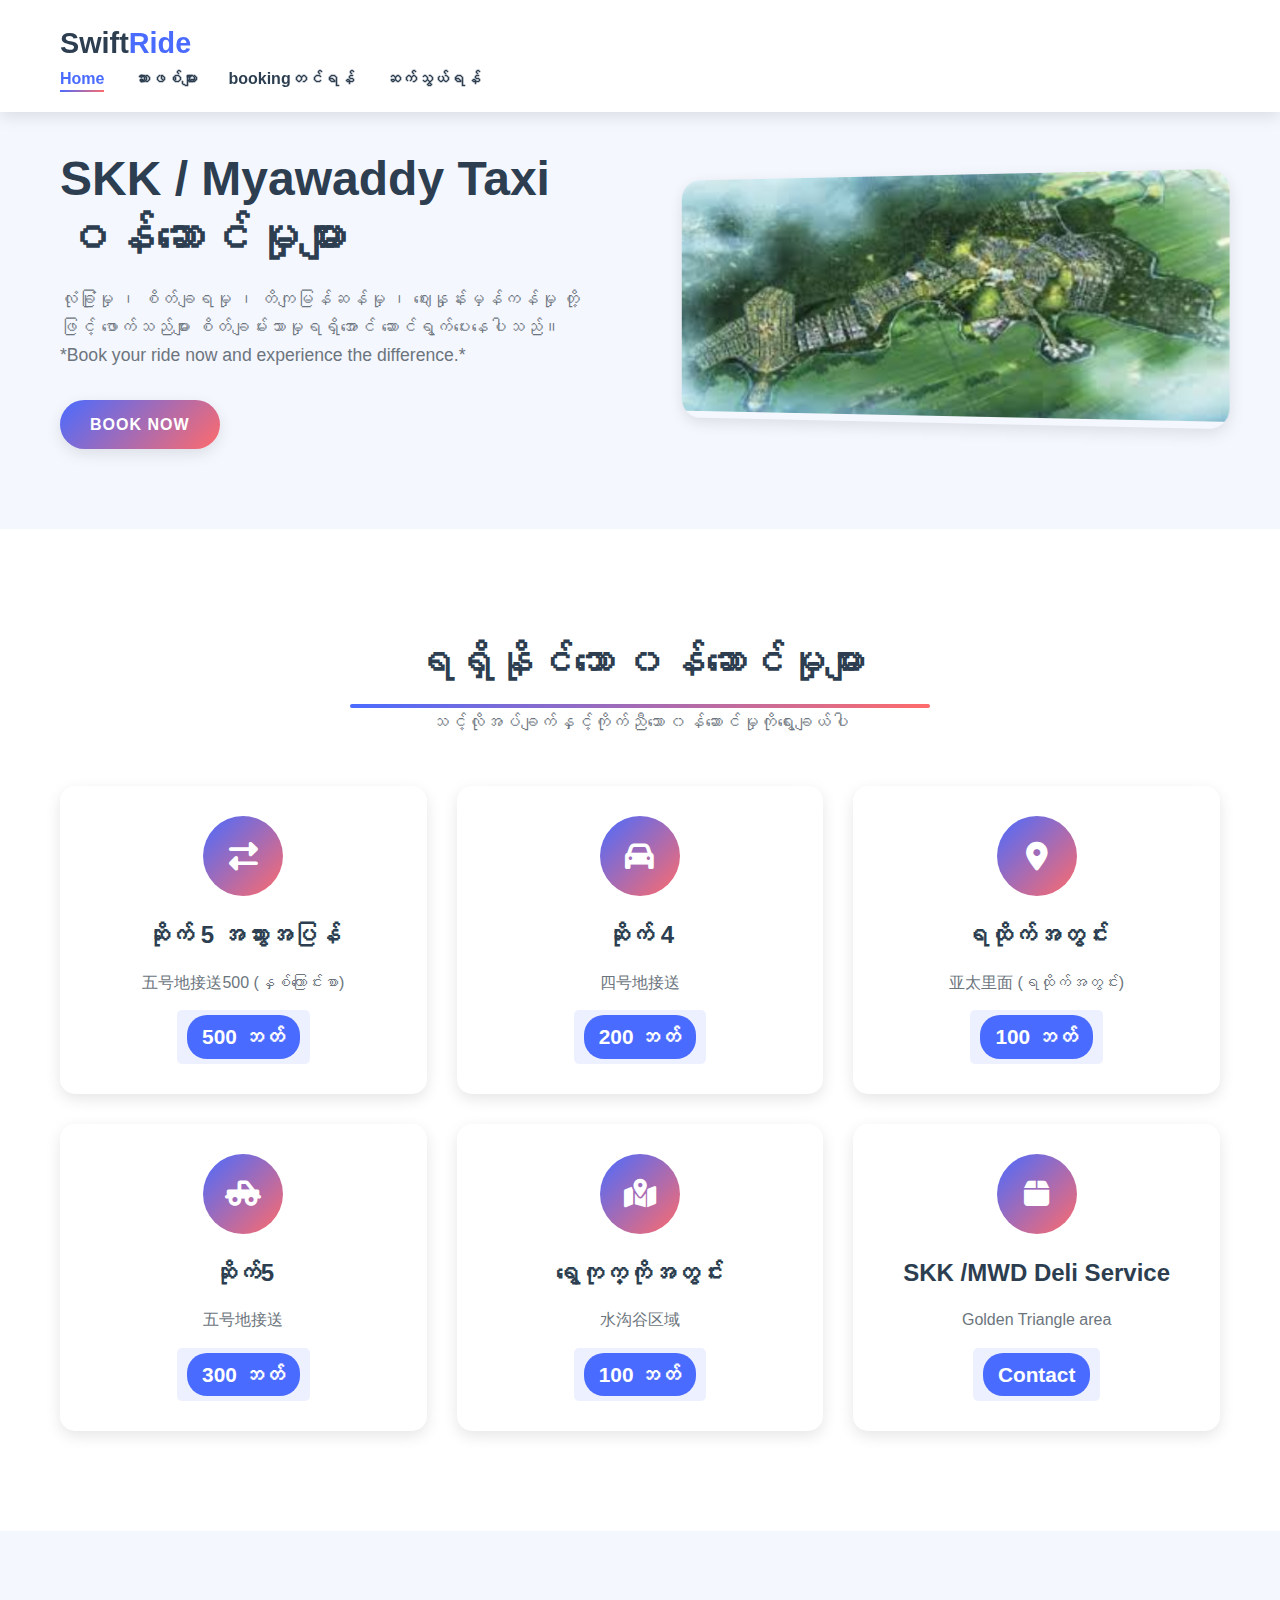
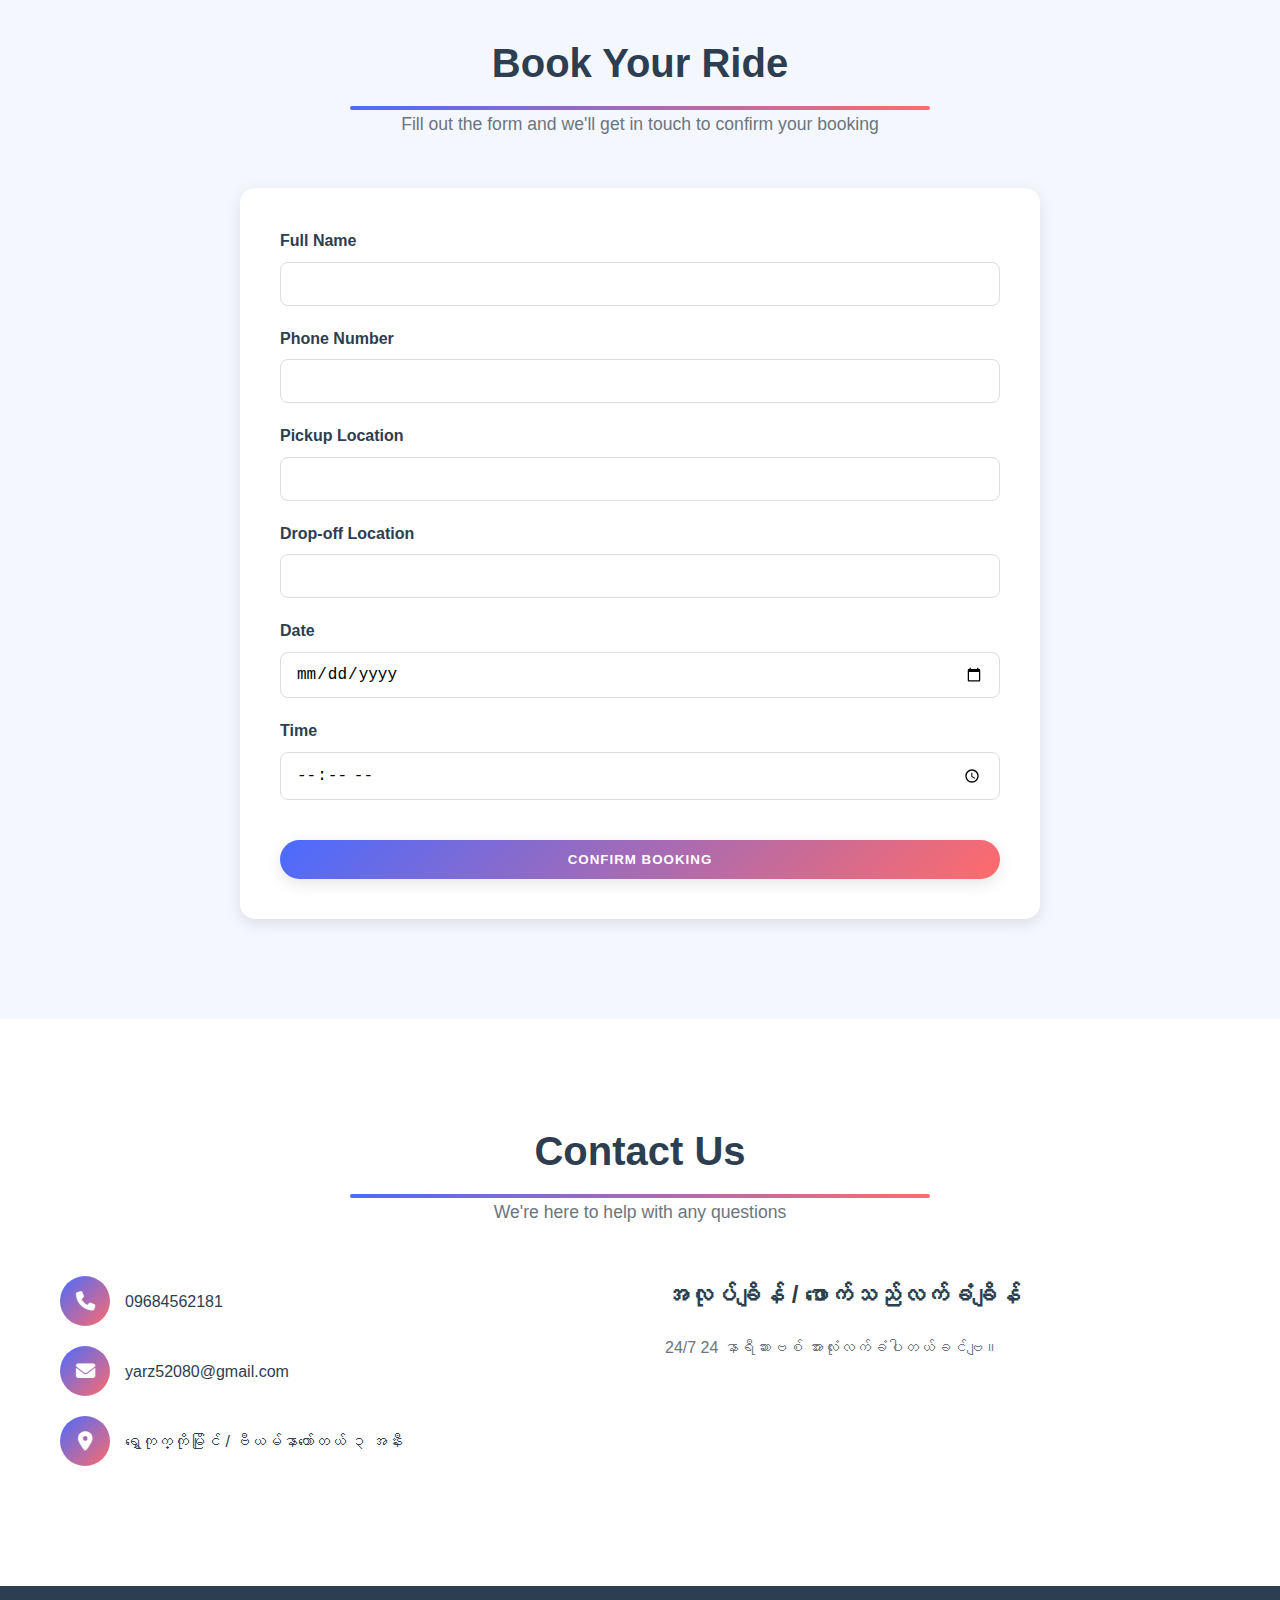
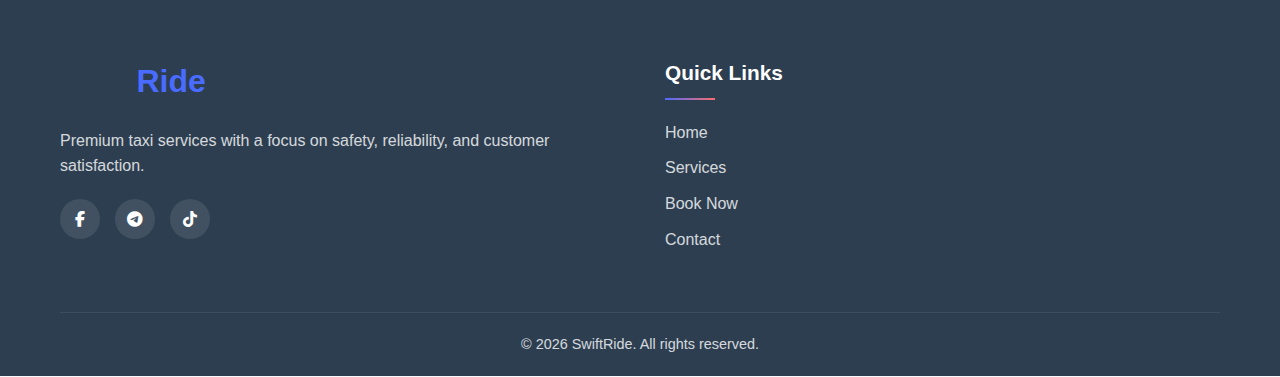
<file: index.html>
<!DOCTYPE html>
<html lang="en">
<head>
    <meta charset="UTF-8">
    <meta name="viewport" content="width=device-width, initial-scale=1.0">
    <title>SwiftRide | Premium Taxi Services</title>
    <link rel="stylesheet" href="public/style.css">
    <link rel="stylesheet" href="https://cdnjs.cloudflare.com/ajax/libs/font-awesome/6.4.0/css/all.min.css">
</head>
<body>
    <!-- Navigation -->
    <header class="header">
        <div class="container">
            <a href="#" class="logo">Swift<span>Ride</span></a>
            
            <nav class="navbar">
                <ul class="nav-list">
                    <li><a href="#home" class="nav-link active">Home</a></li>
                    <li><a href="#services" class="nav-link">ဆားဖစ်များ </a></li>
                    <li><a href="#book" class="nav-link">bookingတင်ရန်</a></li>
                    <li><a href="#contact" class="nav-link">ဆက်သွယ်ရန်</a></li>
                </ul>
            </nav>
            
            <div class="hamburger">
                <div class="bar"></div>
                <div class="bar"></div>
                <div class="bar"></div>
            </div>
        </div>
    </header>

    <!-- Hero Section -->
    <section class="hero" id="home">
        <div class="container">
            <div class="hero-content">
                <h1>SKK / Myawaddy Taxi ဝန်ဆောင်မှုများ</h1>
                <p>လုံခြုံမှု ၊ စိတ်ချရမှု ၊ တိကျမြန်ဆန်မှု ၊ ဈေးနှုန်းမှန်ကန်မှု တို့ဖြင့် ဖောက်သည်များ စိတ်ချမ်းသာမှုရရှိအောင် ဆောင်ရွက်ပေးနေပါသည်။ <br>*Book your ride now and experience the difference.*</p>
                <a href="#book" class="btn">Book Now</a>
            </div>
            <div class="hero-image">
                <img src="public/download.jpg" alt="Taxi">
            </div>
        </div>
    </section>

    <!-- Services Section -->
<section class="services" id="services">
    <div class="container">
        <h2 class="section-title">ရရှိနိုင်သော ၀န်ဆောင်မှုများ</h2>
        <p class="section-subtitle">သင့်လိုအပ်ချက်နှင့်ကိုက်ညီသော ၀န်ဆောင်မှုကိုရွေးချယ်ပါ</p>
        
        <div class="services-grid">
            <div class="service-card">
                <div class="service-icon">
                    <i class="fas fa-exchange-alt"></i>
                </div>
                <h3>ဆိုက် 5 အသွားအပြန်</h3>
                <p>五号地接送500 (နှစ်ကြောင်းစာ)</p>
                <div class="service-price">
                    <a href="">500 ဘတ်</a>
                </div>
            </div>
            
            <div class="service-card">
                <div class="service-icon">
                    <i class="fas fa-car"></i>
                </div>
                <h3>ဆိုက် 4</h3>
                <p>四号地接送</p>
                <div class="service-price"><a href="">200 ဘတ်</a></div>
            </div>

            <div class="service-card">
                <div class="service-icon">
                    <i class="fas fa-map-marker-alt"></i>
                </div>
                <h3>ရထိုက်အတွင်း</h3>
                <p>亚太里面 (ရထိုက်အတွင်း)</p>
                <div class="service-price"><a href="">100 ဘတ်</a></div>
            </div>
            
            
            <div class="service-card">
                <div class="service-icon">
                    <i class="fas fa-truck-pickup"></i>
                </div>
                <h3>ဆိုက်5</h3>
                <p>五号地接送</p>
                <div class="service-price"><a href="">300 ဘတ်</a></div>
            </div>
            
            <div class="service-card">
                <div class="service-icon">
                    <i class="fas fa-map-marked-alt"></i>
                </div>
                <h3>ရွေကုက္ကိုအတွင်း</h3>
                <p>水沟谷区域</p>
                <div class="service-price"><a href="">100 ဘတ်</a></div>
            </div>

            <div class="service-card">
                <div class="service-icon">
                    <i class="fa-solid fa-box"></i>
                </div>
                <h3>SKK /MWD Deli Service</h3>
                <p>Golden Triangle area</p>
                <div class="service-price"><a href="">Contact</a></div>
            </div>
        </div>
    </div>
</section>

    <!-- Booking Section -->
    <section class="booking" id="book">
        <div class="container">
            <h2 class="section-title">Book Your Ride</h2>
            <p class="section-subtitle">Fill out the form and we'll get in touch to confirm your booking</p>
            
            <form id="booking-form" class="booking-form">
                <div class="form-group">
                    <label for="name">Full Name</label>
                    <input type="text" id="name" name="name" required>
                </div>
                
                <div class="form-group">
                    <label for="phone">Phone Number</label>
                    <input type="tel" id="phone" name="phone" required>
                </div>
                
                <div class="form-group">
                    <label for="pickup">Pickup Location</label>
                    <input type="text" id="pickup" name="pickup" required>
                </div>
                
                <div class="form-group">
                    <label for="dropoff">Drop-off Location</label>
                    <input type="text" id="dropoff" name="dropoff" required>
                </div>
                
                <div class="form-group">
                    <label for="date">Date</label>
                    <input type="date" id="date" name="date" required>
                </div>
                
                <div class="form-group">
                    <label for="time">Time</label>
                    <input type="time" id="time" name="time" required>
                </div>
                
                <button type="submit" class="btn btn-submit">Confirm Booking</button>
            </form>
        </div>
    </section>

    <!-- Contact Section -->
    <section class="contact" id="contact">
        <div class="container">
            <h2 class="section-title">Contact Us</h2>
            <p class="section-subtitle">We're here to help with any questions</p>
            
            <div class="contact-grid">
                <div class="contact-info">
                    <div class="contact-item">
                        <i class="fas fa-phone"></i>
                        <p>09684562181</p>
                    </div>
                    <div class="contact-item">
                        <i class="fas fa-envelope"></i>
                        <p>yarz52080@gmail.com</p>
                    </div>
                    <div class="contact-item">
                        <i class="fas fa-map-marker-alt"></i>
                        <p>ရွှေကုက္ကိုမြိုင် / ဗီယမ်နာဟော်တယ် ၃ အနီး</p>
                    </div>
                </div>
                
                <div class="contact-hours">
                    <h3>အလုပ်ချိန် / ဖောက်သည်လက်ခံချိန် </h3>
                    <p>24/7 24 နာရီဆားဗစ် အားလုံးလက်ခံပါတယ်ခင်ဗျ။</p>
                </div>
            </div>
        </div>
    </section>

    <!-- Footer -->
    <footer class="footer">
        <div class="container">
            <div class="footer-content">
                <div class="footer-about">
                    <a href="#" class="logo">Swift<span>Ride</span></a>
                    <p>Premium taxi services with a focus on safety, reliability, and customer satisfaction.</p>
                    <div class="social-links">
                        <a href="#"><i class="fab fa-facebook-f"></i></a>
                        <a href="#"><i class="fab fa-telegram"></i></a>
                        <a href="#"><i class="fab fa-tiktok"></i></a>
                    </div>
                </div>
                
                <div class="footer-links">
                    <h3>Quick Links</h3>
                    <ul>
                        <li><a href="#home">Home</a></li>
                        <li><a href="#services">Services</a></li>
                        <li><a href="#book">Book Now</a></li>
                        <li><a href="#contact">Contact</a></li>
                    </ul>
                </div>
            </div>
            
            <div class="footer-bottom">
                <p>&copy; <span id="year"></span> SwiftRide. All rights reserved.</p>
            </div>
        </div>
    </footer>

    <script src="public/script.js"></script>
</body>
</html>
</file>
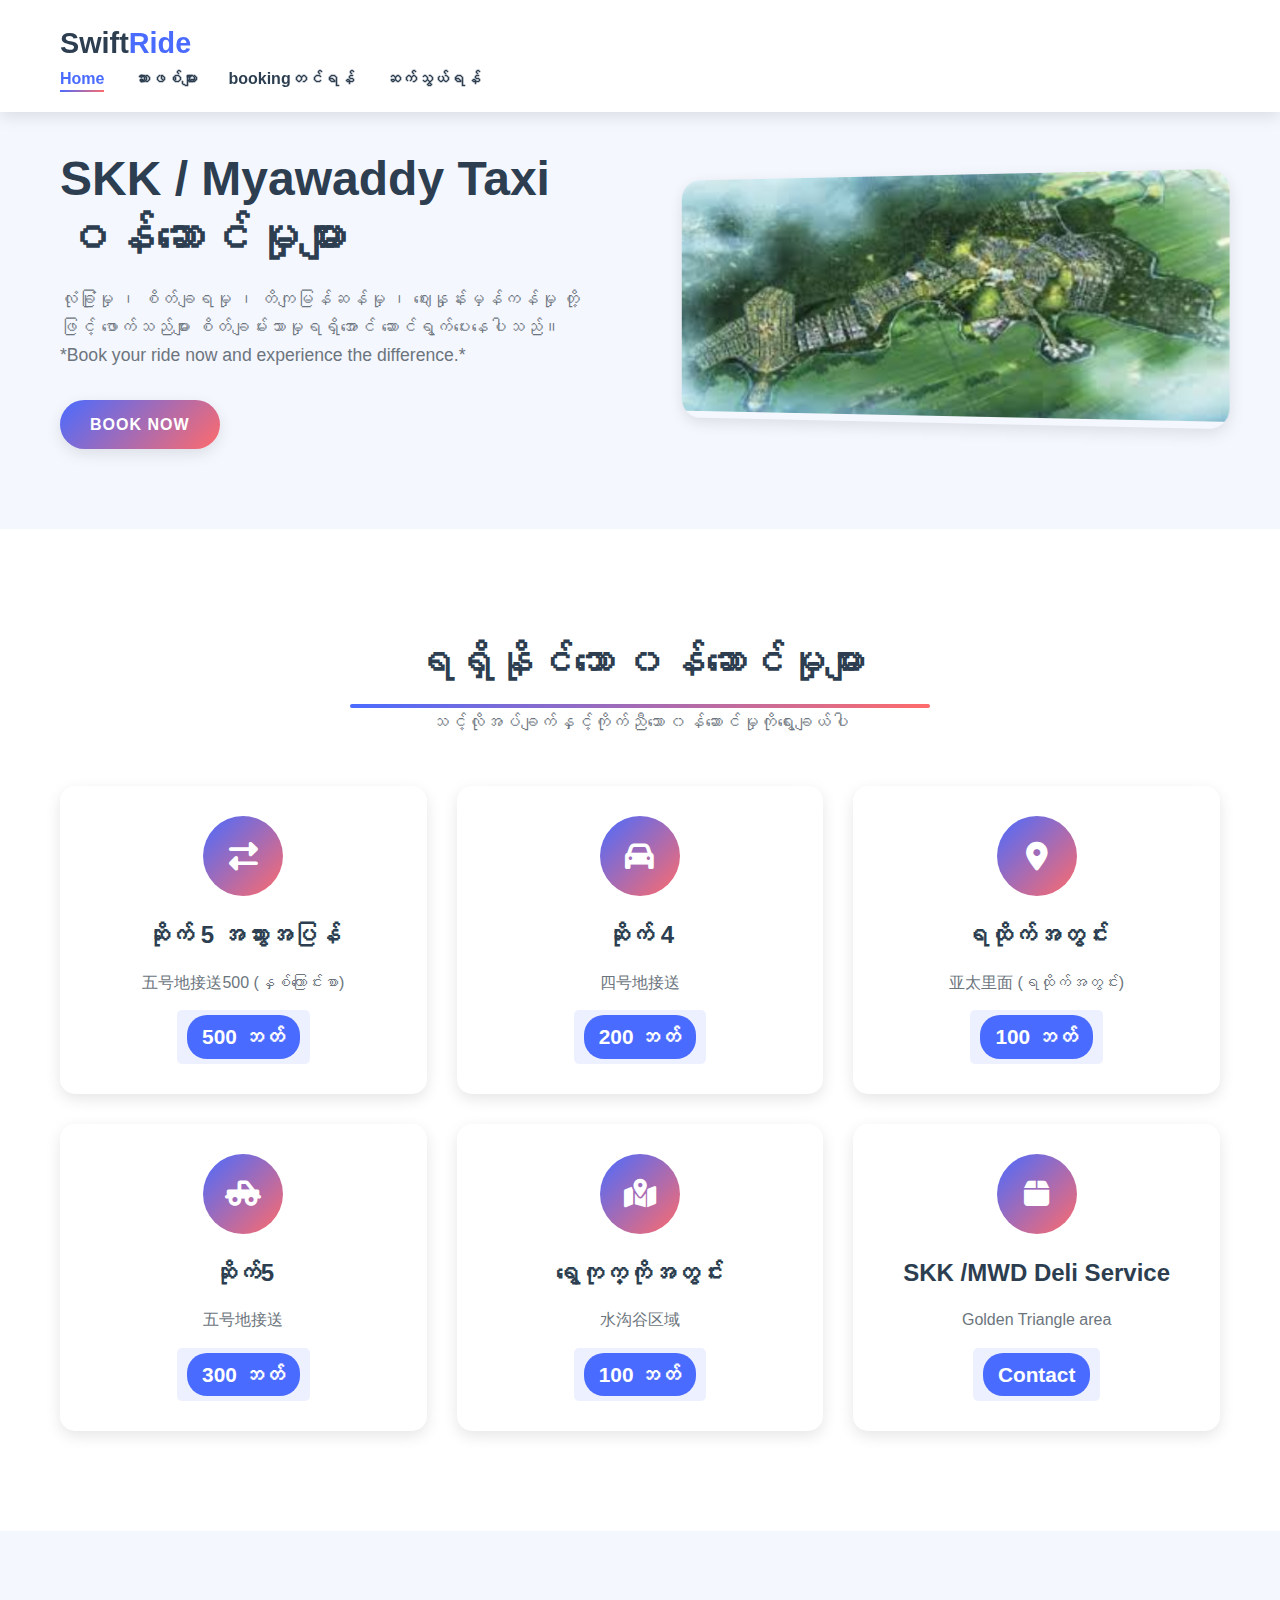
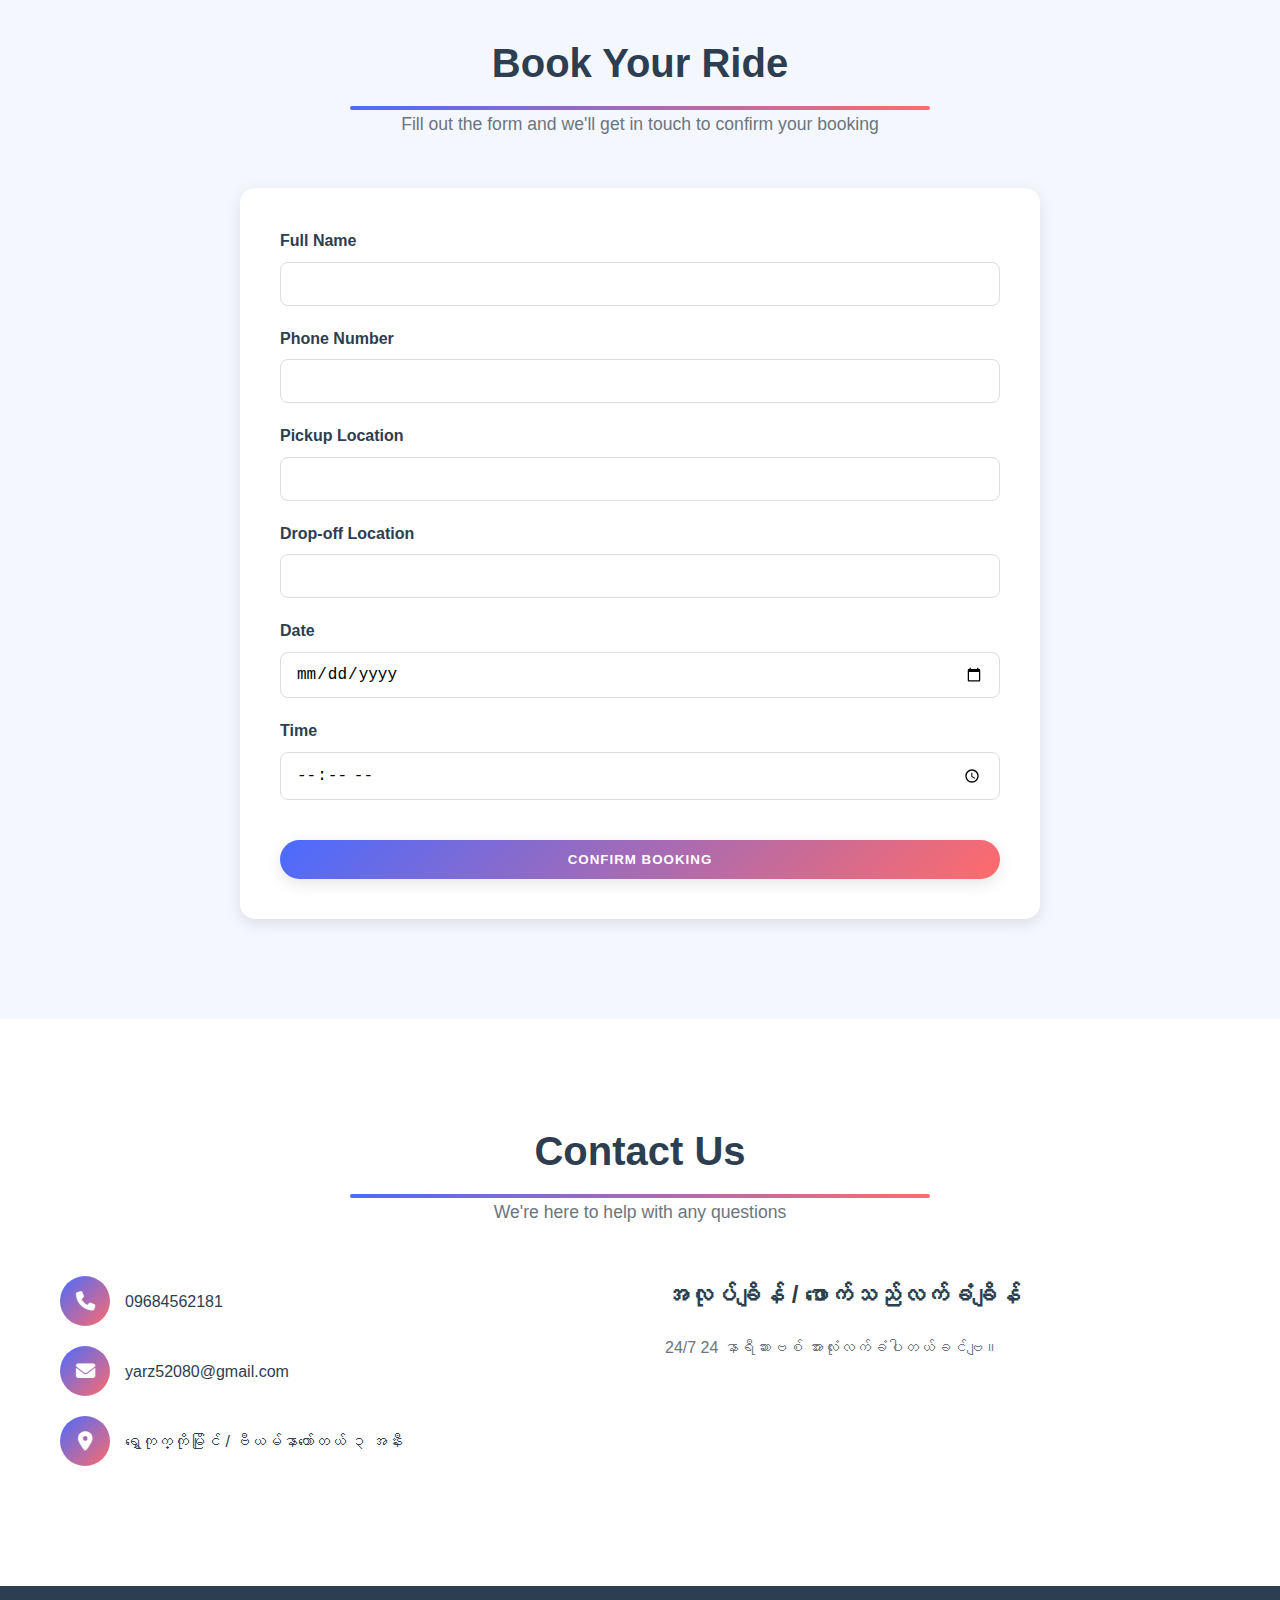
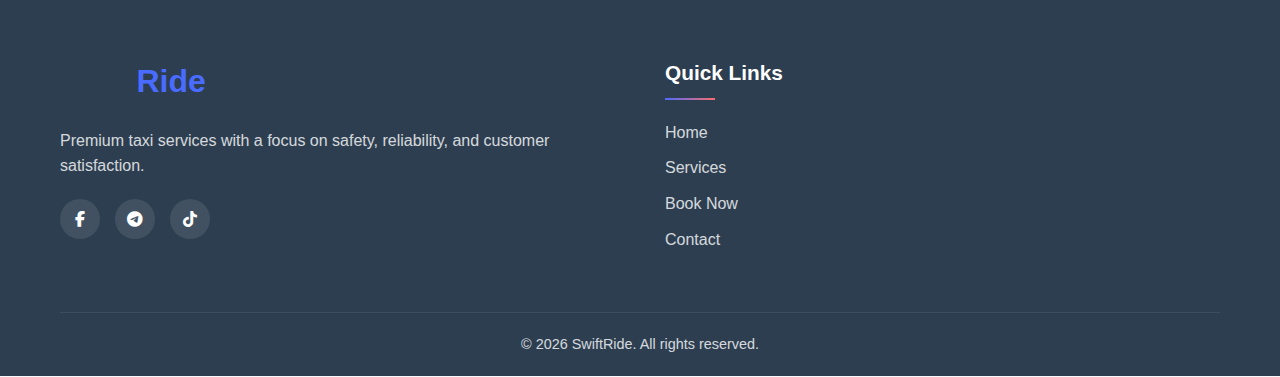
<file: public/index.html>
<!DOCTYPE html>
<html lang="en">
<head>
    <meta charset="UTF-8">
    <meta name="viewport" content="width=device-width, initial-scale=1.0">
    <title>SwiftRide | Premium Taxi Services</title>
    <link rel="stylesheet" href="/public/style.css">
    <link rel="stylesheet" href="https://cdnjs.cloudflare.com/ajax/libs/font-awesome/6.4.0/css/all.min.css">
</head>
<body>
    <!-- Navigation -->
    <header class="header">
        <div class="container">
            <a href="#" class="logo">Swift<span>Ride</span></a>
            
            <nav class="navbar">
                <ul class="nav-list">
                    <li><a href="#home" class="nav-link active">Home</a></li>
                    <li><a href="#services" class="nav-link">ဆားဖစ်များ </a></li>
                    <li><a href="#book" class="nav-link">bookingတင်ရန်</a></li>
                    <li><a href="#contact" class="nav-link">ဆက်သွယ်ရန်</a></li>
                </ul>
            </nav>
            
            <div class="hamburger">
                <div class="bar"></div>
                <div class="bar"></div>
                <div class="bar"></div>
            </div>
        </div>
    </header>

    <!-- Hero Section -->
    <section class="hero" id="home">
        <div class="container">
            <div class="hero-content">
                <h1>SKK / Myawaddy Taxi ဝန်ဆောင်မှုများ</h1>
                <p>လုံခြုံမှု ၊ စိတ်ချရမှု ၊ တိကျမြန်ဆန်မှု ၊ ဈေးနှုန်းမှန်ကန်မှု တို့ဖြင့် ဖောက်သည်များ စိတ်ချမ်းသာမှုရရှိအောင် ဆောင်ရွက်ပေးနေပါသည်။ <br>*Book your ride now and experience the difference.*</p>
                <a href="#book" class="btn">Book Now</a>
            </div>
            <div class="hero-image">
                <img src="/public/download.jpg" alt="Taxi">
            </div>
        </div>
    </section>

    <!-- Services Section -->
<section class="services" id="services">
    <div class="container">
        <h2 class="section-title">ရရှိနိုင်သော ၀န်ဆောင်မှုများ</h2>
        <p class="section-subtitle">သင့်လိုအပ်ချက်နှင့်ကိုက်ညီသော ၀န်ဆောင်မှုကိုရွေးချယ်ပါ</p>
        
        <div class="services-grid">
            <div class="service-card">
                <div class="service-icon">
                    <i class="fas fa-exchange-alt"></i>
                </div>
                <h3>ဆိုက် 5 အသွားအပြန်</h3>
                <p>五号地接送500 (နှစ်ကြောင်းစာ)</p>
                <div class="service-price">
                    <a href="">500 ဘတ်</a>
                </div>
            </div>
            
            <div class="service-card">
                <div class="service-icon">
                    <i class="fas fa-car"></i>
                </div>
                <h3>ဆိုက် 4</h3>
                <p>四号地接送</p>
                <div class="service-price"><a href="">200 ဘတ်</a></div>
            </div>

            <div class="service-card">
                <div class="service-icon">
                    <i class="fas fa-map-marker-alt"></i>
                </div>
                <h3>ရထိုက်အတွင်း</h3>
                <p>亚太里面 (ရထိုက်အတွင်း)</p>
                <div class="service-price"><a href="">100 ဘတ်</a></div>
            </div>
            
            
            <div class="service-card">
                <div class="service-icon">
                    <i class="fas fa-truck-pickup"></i>
                </div>
                <h3>ဆိုက်5</h3>
                <p>五号地接送</p>
                <div class="service-price"><a href="">300 ဘတ်</a></div>
            </div>
            
            <div class="service-card">
                <div class="service-icon">
                    <i class="fas fa-map-marked-alt"></i>
                </div>
                <h3>ရွေကုက္ကိုအတွင်း</h3>
                <p>水沟谷区域</p>
                <div class="service-price"><a href="">100 ဘတ်</a></div>
            </div>

            <div class="service-card">
                <div class="service-icon">
                    <i class="fa-solid fa-box"></i>
                </div>
                <h3>SKK /MWD Deli Service</h3>
                <p>Golden Triangle area</p>
                <div class="service-price"><a href="">Contact</a></div>
            </div>
        </div>
    </div>
</section>

    <!-- Booking Section -->
    <section class="booking" id="book">
        <div class="container">
            <h2 class="section-title">Book Your Ride</h2>
            <p class="section-subtitle">Fill out the form and we'll get in touch to confirm your booking</p>
            
            <form id="booking-form" class="booking-form">
                <div class="form-group">
                    <label for="name">Full Name</label>
                    <input type="text" id="name" name="name" required>
                </div>
                
                <div class="form-group">
                    <label for="phone">Phone Number</label>
                    <input type="tel" id="phone" name="phone" required>
                </div>
                
                <div class="form-group">
                    <label for="pickup">Pickup Location</label>
                    <input type="text" id="pickup" name="pickup" required>
                </div>
                
                <div class="form-group">
                    <label for="dropoff">Drop-off Location</label>
                    <input type="text" id="dropoff" name="dropoff" required>
                </div>
                
                <div class="form-group">
                    <label for="date">Date</label>
                    <input type="date" id="date" name="date" required>
                </div>
                
                <div class="form-group">
                    <label for="time">Time</label>
                    <input type="time" id="time" name="time" required>
                </div>
                
                <button type="submit" class="btn btn-submit">Confirm Booking</button>
            </form>
        </div>
    </section>

    <!-- Contact Section -->
    <section class="contact" id="contact">
        <div class="container">
            <h2 class="section-title">Contact Us</h2>
            <p class="section-subtitle">We're here to help with any questions</p>
            
            <div class="contact-grid">
                <div class="contact-info">
                    <div class="contact-item">
                        <i class="fas fa-phone"></i>
                        <p>09684562181</p>
                    </div>
                    <div class="contact-item">
                        <i class="fas fa-envelope"></i>
                        <p>yarz52080@gmail.com</p>
                    </div>
                    <div class="contact-item">
                        <i class="fas fa-map-marker-alt"></i>
                        <p>ရွှေကုက္ကိုမြိုင် / ဗီယမ်နာဟော်တယ် ၃ အနီး</p>
                    </div>
                </div>
                
                <div class="contact-hours">
                    <h3>အလုပ်ချိန် / ဖောက်သည်လက်ခံချိန် </h3>
                    <p>24/7 24 နာရီဆားဗစ် အားလုံးလက်ခံပါတယ်ခင်ဗျ။</p>
                </div>
            </div>
        </div>
    </section>

    <!-- Footer -->
    <footer class="footer">
        <div class="container">
            <div class="footer-content">
                <div class="footer-about">
                    <a href="#" class="logo">Swift<span>Ride</span></a>
                    <p>Premium taxi services with a focus on safety, reliability, and customer satisfaction.</p>
                    <div class="social-links">
                        <a href="#"><i class="fab fa-facebook-f"></i></a>
                        <a href="#"><i class="fab fa-telegram"></i></a>
                        <a href="#"><i class="fab fa-tiktok"></i></a>
                    </div>
                </div>
                
                <div class="footer-links">
                    <h3>Quick Links</h3>
                    <ul>
                        <li><a href="#home">Home</a></li>
                        <li><a href="#services">Services</a></li>
                        <li><a href="#book">Book Now</a></li>
                        <li><a href="#contact">Contact</a></li>
                    </ul>
                </div>
            </div>
            
            <div class="footer-bottom">
                <p>&copy; <span id="year"></span> SwiftRide. All rights reserved.</p>
            </div>
        </div>
    </footer>

    <script src="/public/script.js"></script>
</body>
</html>
</file>
<file: public/style.css>
/* Base Styles */
:root {
    --primary-color: #4a6bff;
    --secondary-color: #ff6b6b;
    --dark-color: #2c3e50;
    --light-color: #f8f9fa;
    --gray-color: #6c757d;
    --gradient: linear-gradient(135deg, var(--primary-color), var(--secondary-color));
    --shadow: 0 5px 15px rgba(0, 0, 0, 0.1);
    --transition: all 0.3s ease;
}

* {
    margin: 0;
    padding: 0;
    box-sizing: border-box;
}

html {
    scroll-behavior: smooth;
}

body {
    font-family: 'Segoe UI', Tahoma, Geneva, Verdana, sans-serif;
    line-height: 1.6;
    color: var(--dark-color);
    background-color: var(--light-color);
}

a {
    text-decoration: none;
    color: inherit;
}

ul {
    list-style: none;
}

img {
    max-width: 100%;
    height: auto;
}

.container {
    width: 100%;
    max-width: 1200px;
    margin: 0 auto;
    padding: 0 20px;
}

.btn {
    display: inline-block;
    padding: 12px 30px;
    background: var(--gradient);
    color: white;
    border: none;
    border-radius: 50px;
    cursor: pointer;
    font-weight: 600;
    text-transform: uppercase;
    letter-spacing: 1px;
    transition: var(--transition);
    box-shadow: var(--shadow);
}

.btn:hover {
    transform: translateY(-3px);
    box-shadow: 0 8px 20px rgba(74, 107, 255, 0.3);
}

.section-title {
    font-size: 2.5rem;
    margin-bottom: 15px;
    text-align: center;
    position: relative;
    color: var(--dark-color);
}

.section-title::after {
    content: '';
    position: absolute;
    bottom: -15px;
    left: 50%;
    transform: translateX(-50%);
    width: 580px;
    max-width: 90%;
    height: 4px;
    background: var(--gradient);
    border-radius: 2px;
}

.section-subtitle {
    text-align: center;
    color: var(--gray-color);
    margin-bottom: 50px;
    font-size: 1.1rem;
}

/* Header Styles */
.header {
    position: fixed;
    top: 0;
    left: 0;
    width: 100%;
    padding: 20px 0;
    background-color: white;
    box-shadow: var(--shadow);
    z-index: 1000;
    transition: var(--transition);
}

.header.scrolled {
    padding: 15px 0;
    background-color: rgba(255, 255, 255, 0.95);
    backdrop-filter: blur(10px);
}

.logo {
    font-size: 1.8rem;
    font-weight: 700;
    color: var(--dark-color);
}

.logo span {
    color: var(--primary-color);
}

.navbar {
    display: flex;
    align-items: center;
}

.nav-list {
    display: flex;
    gap: 30px;
}

.nav-link {
    font-weight: 600;
    transition: var(--transition);
    position: relative;
}

.nav-link:hover {
    color: var(--primary-color);
}

.nav-link.active {
    color: var(--primary-color);
}

.nav-link.active::after {
    content: '';
    position: absolute;
    bottom: -5px;
    left: 0;
    width: 100%;
    height: 2px;
    background: var(--gradient);
}

.hamburger {
    display: none;
    cursor: pointer;
}

.bar {
    width: 25px;
    height: 3px;
    background-color: var(--dark-color);
    margin: 5px 0;
    transition: var(--transition);
}

/* Hero Section */
.hero {
    padding: 150px 0 80px;
    background-color: #f5f7ff;
    overflow: hidden;
}

.hero .container {
    display: flex;
    align-items: center;
    justify-content: space-between;
    gap: 50px;
}

.hero-content {
    flex: 1;
}

.hero-content h1 {
    font-size: 3rem;
    margin-bottom: 20px;
    line-height: 1.2;
}

.hero-content p {
    font-size: 1.1rem;
    margin-bottom: 30px;
    color: var(--gray-color);
}

.hero-image {
    flex: 1;
    border-radius: 20px;
    overflow: hidden;
    box-shadow: var(--shadow);
    transform: perspective(1000px) rotateY(-10deg);
}

.hero-image img {
    width: 100%;
    height: 100%;
    object-fit: cover;
    transition: var(--transition);
}

.hero-image:hover img {
    transform: scale(1.15);
}

/* Services Section */
.services {
    padding: 100px 0;
    background-color: white;
}

.services-grid {
    display: grid;
    grid-template-columns: repeat(auto-fit, minmax(300px, 1fr));
    gap: 30px;
    margin-top: 50px;
}

.service-card {
    background-color: white;
    border-radius: 15px;
    padding: 30px;
    text-align: center;
    box-shadow: var(--shadow);
    transition: var(--transition);
}

.service-card:hover {
    transform: translateY(-10px);
    box-shadow: 0 15px 30px rgba(0, 0, 0, 0.1);
}

.service-icon {
    width: 80px;
    height: 80px;
    margin: 0 auto 20px;
    background: var(--gradient);
    border-radius: 50%;
    display: flex;
    align-items: center;
    justify-content: center;
    color: white;
    font-size: 1.8rem;
}

.service-card h3 {
    font-size: 1.5rem;
    margin-bottom: 15px;
}

.service-card p {
    color: var(--gray-color);
}

/* Booking Section */
.booking {
    padding: 100px 0;
    background-color: #f5f7ff;
}

.booking-form {
    max-width: 800px;
    margin: 0 auto;
    background-color: white;
    padding: 40px;
    border-radius: 15px;
    box-shadow: var(--shadow);
}

.form-group {
    margin-bottom: 20px;
}

.form-group label {
    display: block;
    margin-bottom: 8px;
    font-weight: 600;
}

.form-group input {
    width: 100%;
    padding: 12px 15px;
    border: 1px solid #ddd;
    border-radius: 8px;
    font-size: 1rem;
    transition: var(--transition);
}

.form-group input:focus {
    border-color: var(--primary-color);
    outline: none;
    box-shadow: 0 0 0 3px rgba(74, 107, 255, 0.2);
}

.btn-submit {
    width: 100%;
    margin-top: 20px;
}

/* Contact Section */
.contact {
    padding: 100px 0;
    background-color: white;
}

.contact-grid {
    display: grid;
    grid-template-columns: repeat(auto-fit, minmax(300px, 1fr));
    gap: 50px;
    margin-top: 50px;
}

.contact-item {
    display: flex;
    align-items: center;
    margin-bottom: 20px;
}

.contact-item i {
    width: 50px;
    height: 50px;
    background: var(--gradient);
    color: white;
    border-radius: 50%;
    display: flex;
    align-items: center;
    justify-content: center;
    margin-right: 15px;
    font-size: 1.2rem;
}

.contact-hours h3 {
    font-size: 1.5rem;
    margin-bottom: 20px;
    color: var(--dark-color);
}

.contact-hours p {
    margin-bottom: 10px;
    color: var(--gray-color);
}

/* Footer */
.footer {
    background-color: var(--dark-color);
    color: white;
    padding: 70px 0 0;
}

.footer-content {
    display: grid;
    grid-template-columns: repeat(auto-fit, minmax(250px, 1fr));
    gap: 50px;
    margin-bottom: 50px;
}

.footer-about .logo {
    font-size: 2rem;
    margin-bottom: 20px;
    display: block;
}

.footer-about p {
    margin-bottom: 20px;
    opacity: 0.8;
}

.social-links {
    display: flex;
    gap: 15px;
}

.social-links a {
    width: 40px;
    height: 40px;
    border-radius: 50%;
    background-color: rgba(255, 255, 255, 0.1);
    display: flex;
    align-items: center;
    justify-content: center;
    transition: var(--transition);
}

.social-links a:hover {
    background-color: var(--primary-color);
    transform: translateY(-3px);
}

.footer-links h3 {
    font-size: 1.3rem;
    margin-bottom: 20px;
    position: relative;
    padding-bottom: 10px;
}

.footer-links h3::after {
    content: '';
    position: absolute;
    bottom: 0;
    left: 0;
    width: 50px;
    height: 2px;
    background: var(--gradient);
}

.footer-links ul li {
    margin-bottom: 10px;
}

.footer-links ul li a {
    opacity: 0.8;
    transition: var(--transition);
}

.footer-links ul li a:hover {
    opacity: 1;
    color: var(--primary-color);
    padding-left: 5px;
}

.footer-bottom {
    text-align: center;
    padding: 20px 0;
    border-top: 1px solid rgba(255, 255, 255, 0.1);
    font-size: 0.9rem;
    opacity: 0.8;
}

/* Responsive Styles */
@media (max-width: 992px) {
    .hero .container {
        flex-direction: column;
    }
    
    .hero-content, .hero-image {
        flex: none;
        width: 100%;
    }
    
    .hero-content {
        text-align: center;
        margin-bottom: 50px;
    }
    
    .hero-image {
        max-width: 600px;
    }
}

@media (max-width: 768px) {
    .hamburger {
        display: block;
    }
    
    .navbar {
        position: fixed;
        top: 80px;
        left: -100%;
        width: 100%;
        height: calc(100vh - 80px);
        background-color: white;
        flex-direction: column;
        align-items: center;
        justify-content: center;
        transition: var(--transition);
    }
    
    .navbar.active {
        left: 0;
    }
    
    .nav-list {
        flex-direction: column;
        align-items: center;
        gap: 30px;
    }
    
    .header.scrolled .navbar {
        top: 70px;
        height: calc(100vh - 70px);
    }
    
    .hero {
        padding: 120px 0 60px;
    }
    
    .hero-content h1 {
        font-size: 2.5rem;
    }
    
    .section-title {
        font-size: 2rem;
    }
    
    .booking-form {
        padding: 30px 20px;
    }
}

@media (max-width: 576px) {
       .section-title::after {
        width: 150px;
    }
    .hero-content h1 {
        font-size: 2rem;
    }
    
    .hero-content p {
        font-size: 1rem;
    }
    
    .btn {
        padding: 10px 25px;
    }
    
    .section-title {
        font-size: 1.8rem;
    }
    
    .service-card {
        padding: 20px 15px;
    }
}

.service-price {
    margin-top: 15px;
    font-size: 1.3rem;
    font-weight: bold;
    color: var(--primary-color);
    background: rgba(74, 107, 255, 0.1);
    padding: 5px 10px;
    border-radius: 5px;
    display: inline-block;
}

.btn-submit .fa-spinner {
    margin-right: 8px;
}

@keyframes fa-spin {
    0% { transform: rotate(0deg); }
    100% { transform: rotate(359deg); }
}

.service-card {
    cursor: pointer;
    transition: all 0.3s ease;
}

.service-card.active {
    transform: translateY(-5px);
    box-shadow: 0 10px 20px rgba(0,0,0,0.15);
    border: 2px solid #4a6bff;
}

.service-card .service-price a {
    display: inline-block;
    padding: 5px 15px;
    background: #4a6bff;
    color: white;
    border-radius: 20px;
    text-decoration: none;
    transition: all 0.3s ease;
}

.service-card.active .service-price a {
    background: #ff6b6b;
}

.fa-spinner {
    margin-right: 8px;
}
</file>
